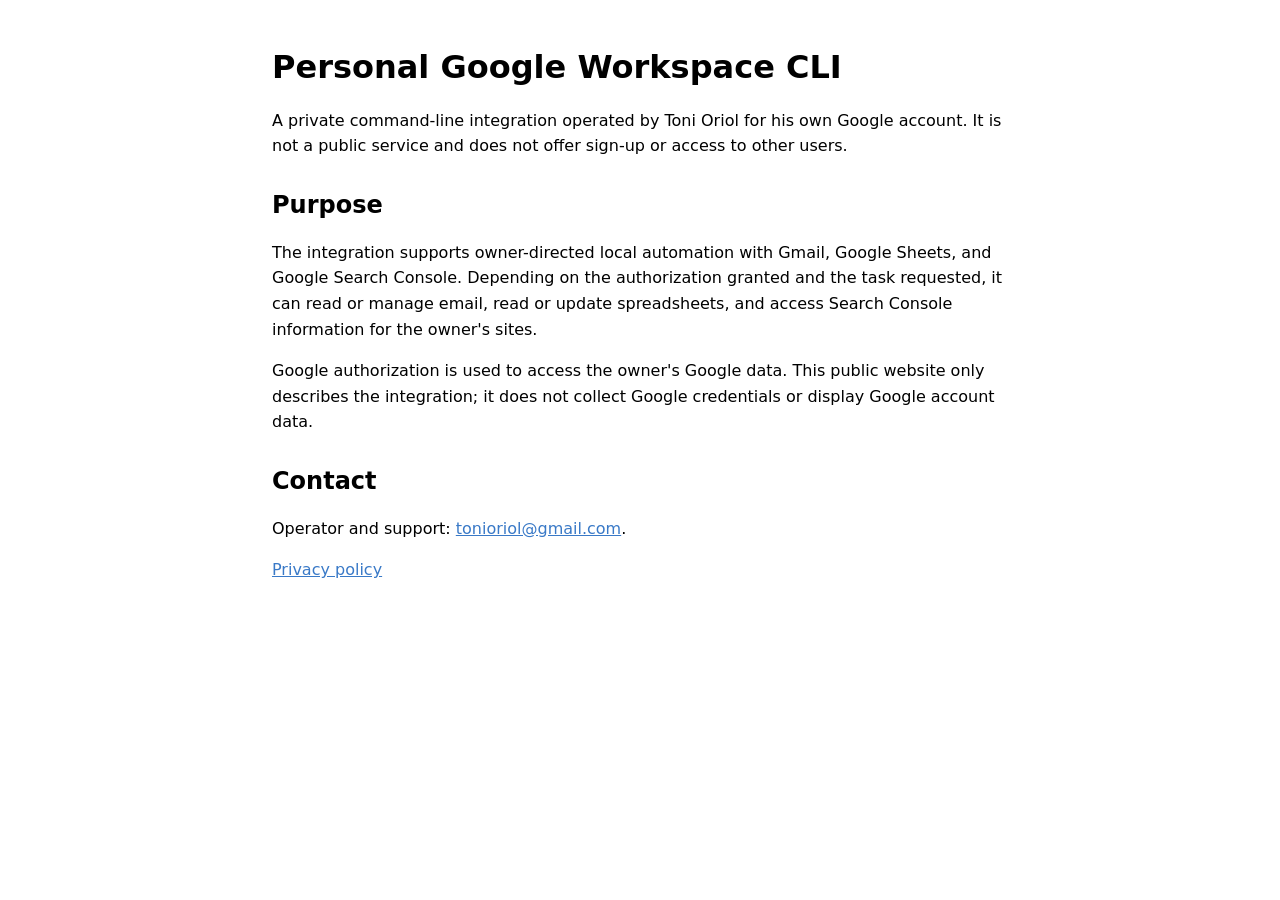
<file: charts/workspace-cli/site/index.html>
<!doctype html>
<html lang="en">
<head>
  <meta charset="utf-8">
  <meta name="viewport" content="width=device-width, initial-scale=1">
  <title>Personal Google Workspace CLI</title>
  <link rel="stylesheet" href="style.css">
</head>
<body>
  <main>
    <h1>Personal Google Workspace CLI</h1>
    <p>A private command-line integration operated by Toni Oriol for his own Google account. It is not a public service and does not offer sign-up or access to other users.</p>
    <h2>Purpose</h2>
    <p>The integration supports owner-directed local automation with Gmail, Google Sheets, and Google Search Console. Depending on the authorization granted and the task requested, it can read or manage email, read or update spreadsheets, and access Search Console information for the owner's sites.</p>
    <p>Google authorization is used to access the owner's Google data. This public website only describes the integration; it does not collect Google credentials or display Google account data.</p>
    <h2>Contact</h2>
    <!--email_off-->
    <p>Operator and support: <a href="mailto:tonioriol@gmail.com">tonioriol@gmail.com</a>.</p>
    <!--/email_off-->
    <p><a href="privacy.html">Privacy policy</a></p>
  </main>
</body>
</html>
</file>
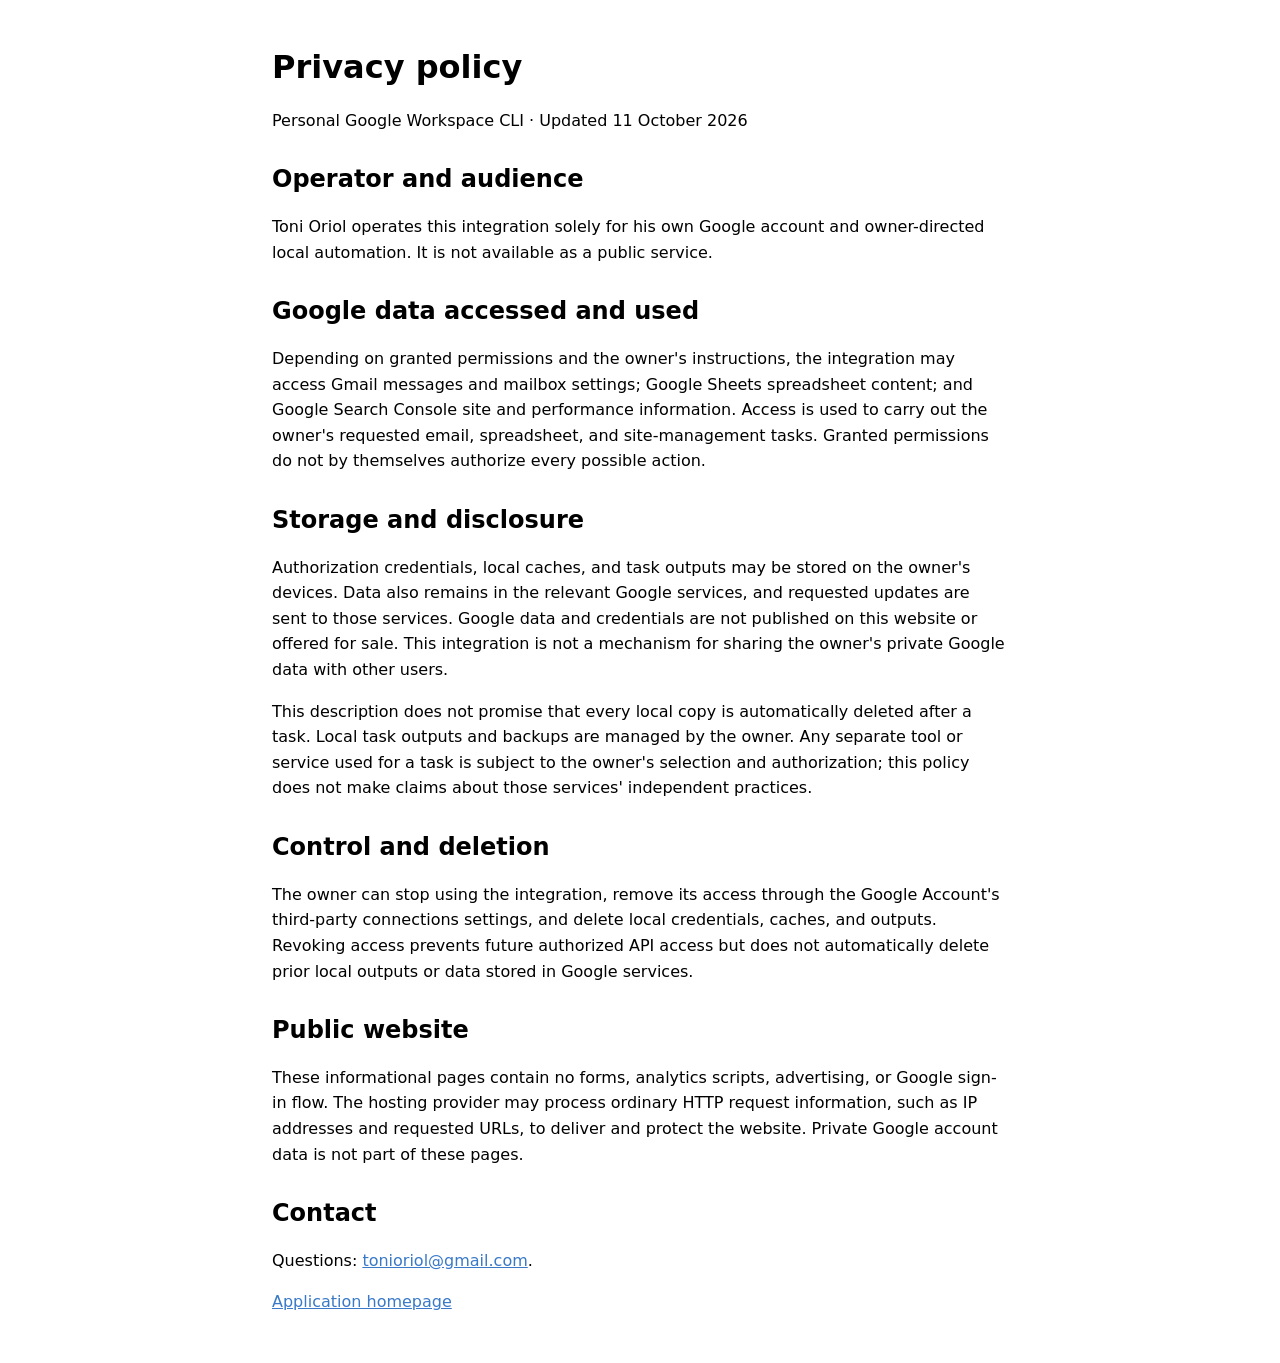
<file: charts/workspace-cli/site/privacy.html>
<!doctype html>
<html lang="en">
<head>
  <meta charset="utf-8">
  <meta name="viewport" content="width=device-width, initial-scale=1">
  <title>Privacy policy — Personal Google Workspace CLI</title>
  <link rel="stylesheet" href="style.css">
</head>
<body>
  <main>
    <h1>Privacy policy</h1>
    <p>Personal Google Workspace CLI · Updated 11 October 2026</p>
    <h2>Operator and audience</h2>
    <p>Toni Oriol operates this integration solely for his own Google account and owner-directed local automation. It is not available as a public service.</p>
    <h2>Google data accessed and used</h2>
    <p>Depending on granted permissions and the owner's instructions, the integration may access Gmail messages and mailbox settings; Google Sheets spreadsheet content; and Google Search Console site and performance information. Access is used to carry out the owner's requested email, spreadsheet, and site-management tasks. Granted permissions do not by themselves authorize every possible action.</p>
    <h2>Storage and disclosure</h2>
    <p>Authorization credentials, local caches, and task outputs may be stored on the owner's devices. Data also remains in the relevant Google services, and requested updates are sent to those services. Google data and credentials are not published on this website or offered for sale. This integration is not a mechanism for sharing the owner's private Google data with other users.</p>
    <p>This description does not promise that every local copy is automatically deleted after a task. Local task outputs and backups are managed by the owner. Any separate tool or service used for a task is subject to the owner's selection and authorization; this policy does not make claims about those services' independent practices.</p>
    <h2>Control and deletion</h2>
    <p>The owner can stop using the integration, remove its access through the Google Account's third-party connections settings, and delete local credentials, caches, and outputs. Revoking access prevents future authorized API access but does not automatically delete prior local outputs or data stored in Google services.</p>
    <h2>Public website</h2>
    <p>These informational pages contain no forms, analytics scripts, advertising, or Google sign-in flow. The hosting provider may process ordinary HTTP request information, such as IP addresses and requested URLs, to deliver and protect the website. Private Google account data is not part of these pages.</p>
    <h2>Contact</h2>
    <!--email_off-->
    <p>Questions: <a href="mailto:tonioriol@gmail.com">tonioriol@gmail.com</a>.</p>
    <!--/email_off-->
    <p><a href="index.html">Application homepage</a></p>
  </main>
</body>
</html>
</file>
<file: charts/workspace-cli/site/style.css>
:root { color-scheme: light dark; font-family: system-ui, sans-serif; line-height: 1.6; }
body { margin: 0; }
main { max-width: 46rem; margin: 3rem auto; padding: 0 1.5rem; }
h1, h2 { line-height: 1.2; }
h2 { margin-top: 2rem; }
a { color: #3979c7; }
@media (prefers-color-scheme: dark) { a { color: #8ebfff; } }
</file>
